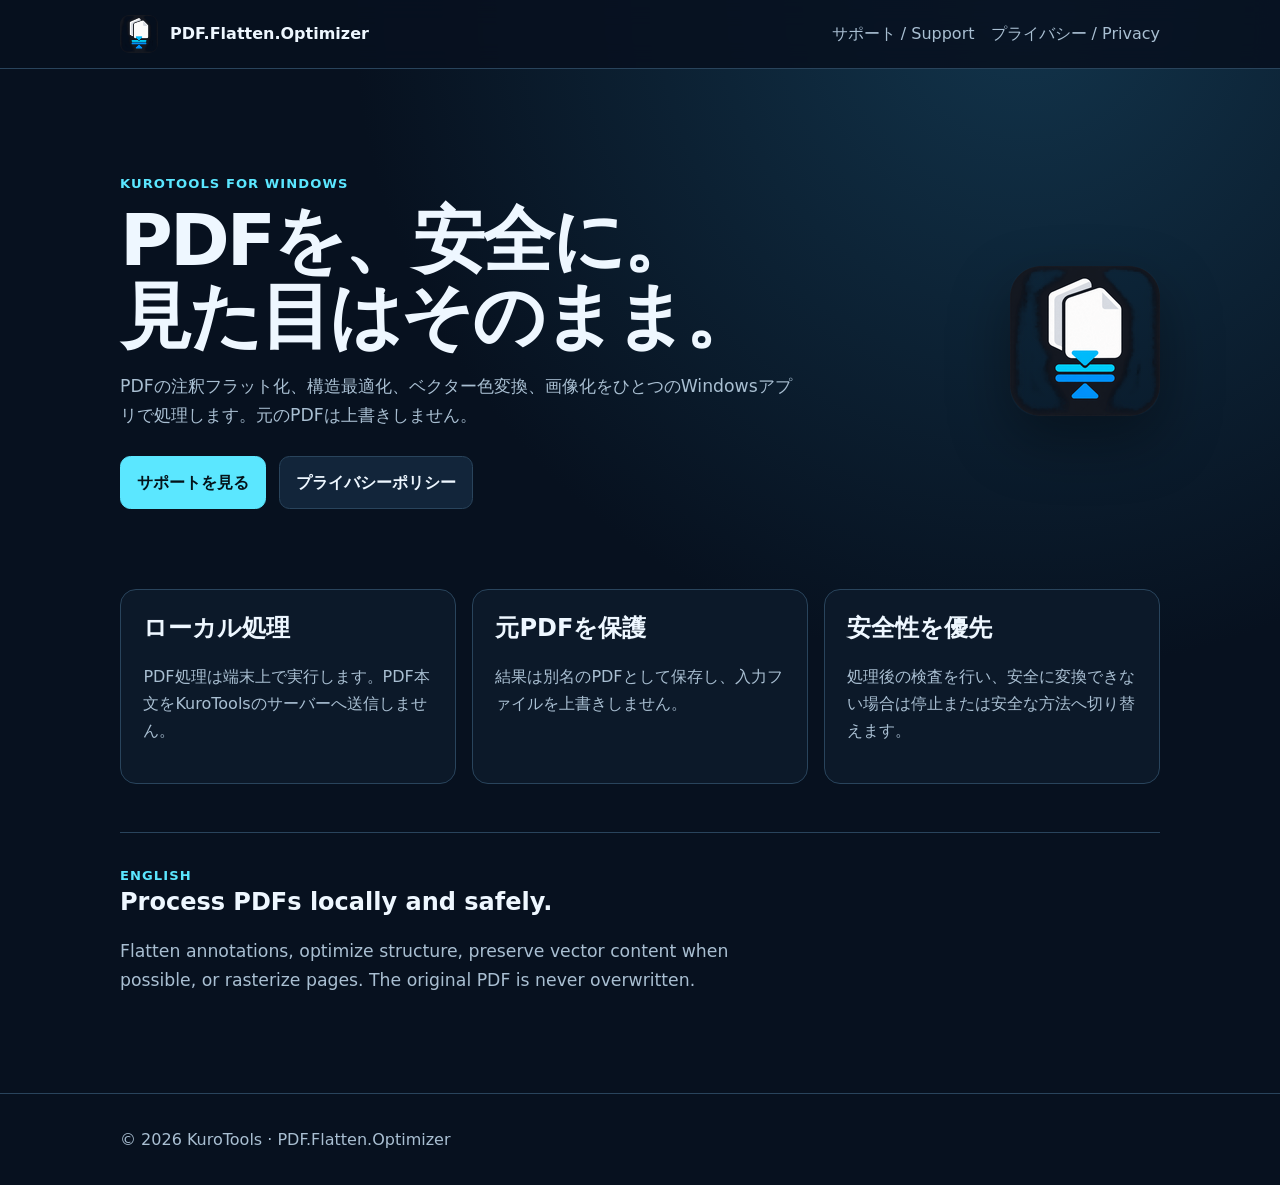
<file: index.html>
<!doctype html>
<html lang="ja" data-repo="kurotools-support">
<head>
  <meta charset="utf-8">
  <meta name="viewport" content="width=device-width, initial-scale=1">
  <meta name="description" content="PDF.Flatten.Optimizer official support by KuroTools">
  <title>PDF.Flatten.Optimizer | KuroTools</title>
  <link rel="icon" href="assets/app-icon.png">
  <link rel="stylesheet" href="assets/styles.css">
</head>
<body>
<header><nav class="wrap"><a class="brand" href="./"><img src="assets/app-icon.png" alt=""><span>PDF.Flatten.Optimizer</span></a><div class="nav-links"><a href="support/">サポート / Support</a><a href="privacy/">プライバシー / Privacy</a></div></nav></header>
<main class="wrap">
  <section class="hero"><div><div class="eyebrow">KuroTools for Windows</div><h1>PDFを、安全に。<br>見た目はそのまま。</h1><p class="lead">PDFの注釈フラット化、構造最適化、ベクター色変換、画像化をひとつのWindowsアプリで処理します。元のPDFは上書きしません。</p><div class="buttons"><a class="button primary" href="support/">サポートを見る</a><a class="button" href="privacy/">プライバシーポリシー</a></div></div><img src="assets/app-icon.png" alt="PDF.Flatten.Optimizer app icon"></section>
  <section class="grid"><article class="card"><h2>ローカル処理</h2><p>PDF処理は端末上で実行します。PDF本文をKuroToolsのサーバーへ送信しません。</p></article><article class="card"><h2>元PDFを保護</h2><p>結果は別名のPDFとして保存し、入力ファイルを上書きしません。</p></article><article class="card"><h2>安全性を優先</h2><p>処理後の検査を行い、安全に変換できない場合は停止または安全な方法へ切り替えます。</p></article></section>
  <section class="lang"><div class="eyebrow">English</div><h2>Process PDFs locally and safely.</h2><p class="lead">Flatten annotations, optimize structure, preserve vector content when possible, or rasterize pages. The original PDF is never overwritten.</p></section>
</main>
<footer><div class="wrap">© <span data-year></span> KuroTools · PDF.Flatten.Optimizer</div></footer>
<script src="assets/site.js"></script>
</body></html>
</file>
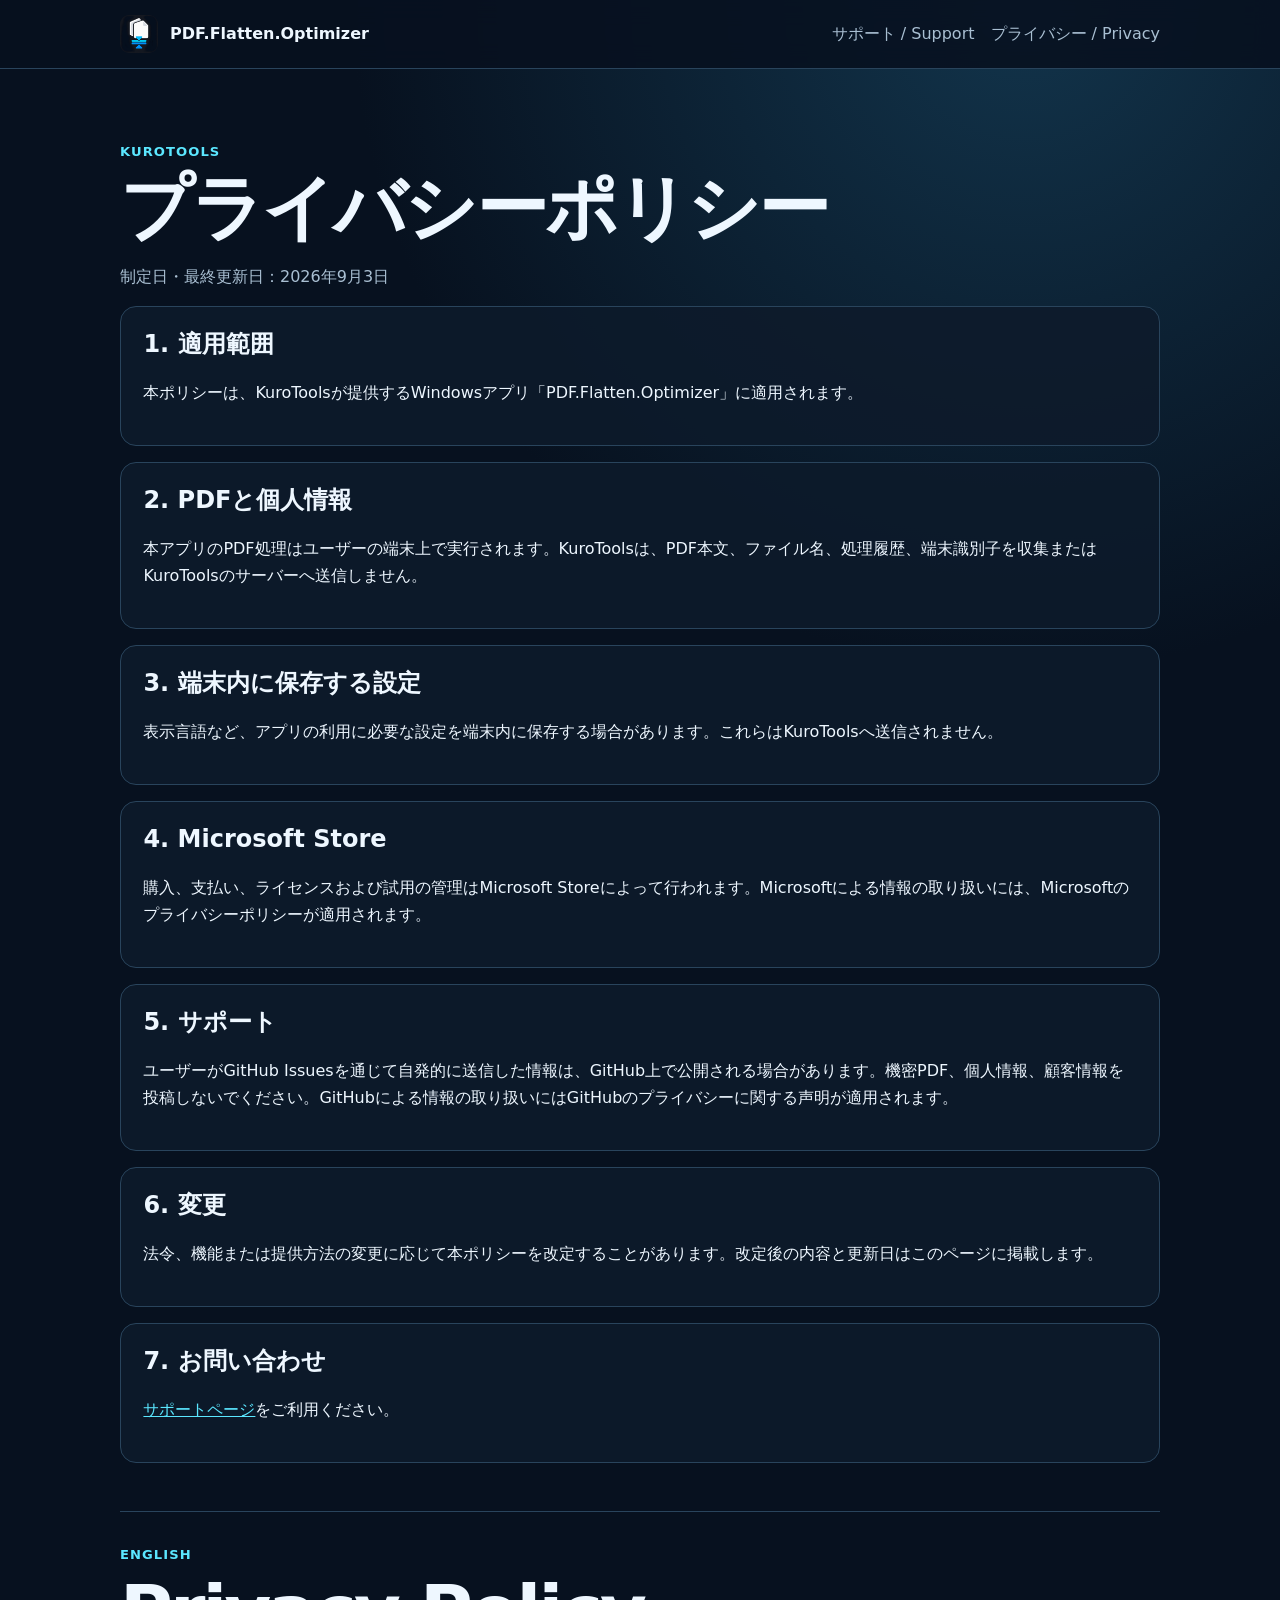
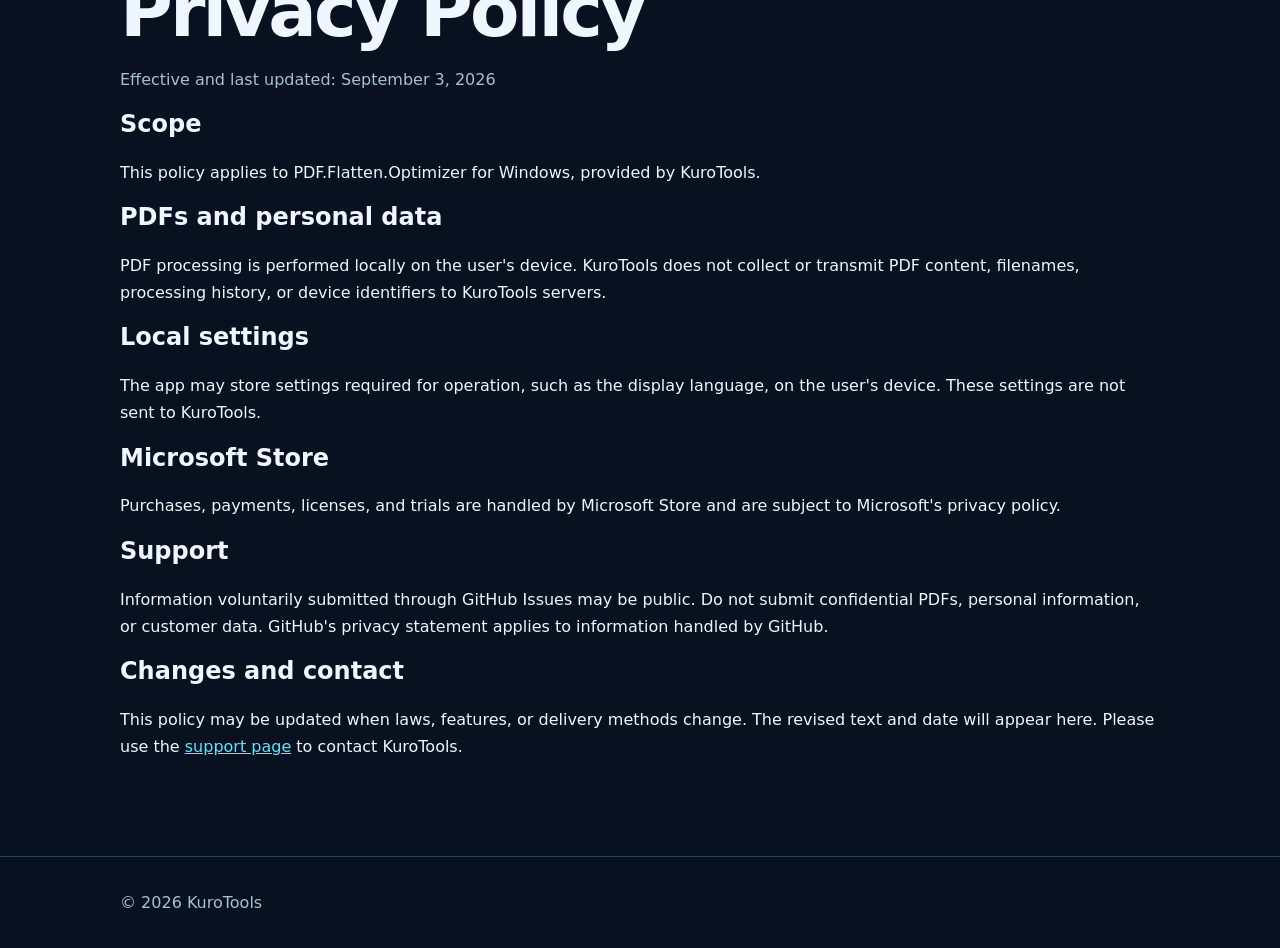
<file: privacy/index.html>
<!doctype html>
<html lang="ja">
<head><meta charset="utf-8"><meta name="viewport" content="width=device-width, initial-scale=1"><meta name="description" content="PDF.Flatten.Optimizer privacy policy"><title>Privacy Policy | PDF.Flatten.Optimizer</title><link rel="icon" href="../assets/app-icon.png"><link rel="stylesheet" href="../assets/styles.css"></head>
<body><header><nav class="wrap"><a class="brand" href="../"><img src="../assets/app-icon.png" alt=""><span>PDF.Flatten.Optimizer</span></a><div class="nav-links"><a href="../support/">サポート / Support</a><a href="./">プライバシー / Privacy</a></div></nav></header>
<main class="wrap"><div class="eyebrow">KuroTools</div><h1>プライバシーポリシー</h1><p class="muted">制定日・最終更新日：2026年9月3日</p>
<section class="section"><h2>1. 適用範囲</h2><p>本ポリシーは、KuroToolsが提供するWindowsアプリ「PDF.Flatten.Optimizer」に適用されます。</p></section>
<section class="section"><h2>2. PDFと個人情報</h2><p>本アプリのPDF処理はユーザーの端末上で実行されます。KuroToolsは、PDF本文、ファイル名、処理履歴、端末識別子を収集またはKuroToolsのサーバーへ送信しません。</p></section>
<section class="section"><h2>3. 端末内に保存する設定</h2><p>表示言語など、アプリの利用に必要な設定を端末内に保存する場合があります。これらはKuroToolsへ送信されません。</p></section>
<section class="section"><h2>4. Microsoft Store</h2><p>購入、支払い、ライセンスおよび試用の管理はMicrosoft Storeによって行われます。Microsoftによる情報の取り扱いには、Microsoftのプライバシーポリシーが適用されます。</p></section>
<section class="section"><h2>5. サポート</h2><p>ユーザーがGitHub Issuesを通じて自発的に送信した情報は、GitHub上で公開される場合があります。機密PDF、個人情報、顧客情報を投稿しないでください。GitHubによる情報の取り扱いにはGitHubのプライバシーに関する声明が適用されます。</p></section>
<section class="section"><h2>6. 変更</h2><p>法令、機能または提供方法の変更に応じて本ポリシーを改定することがあります。改定後の内容と更新日はこのページに掲載します。</p></section>
<section class="section"><h2>7. お問い合わせ</h2><p><a href="../support/">サポートページ</a>をご利用ください。</p></section>
<section class="lang"><div class="eyebrow">English</div><h1>Privacy Policy</h1><p class="muted">Effective and last updated: September 3, 2026</p><h2>Scope</h2><p>This policy applies to PDF.Flatten.Optimizer for Windows, provided by KuroTools.</p><h2>PDFs and personal data</h2><p>PDF processing is performed locally on the user's device. KuroTools does not collect or transmit PDF content, filenames, processing history, or device identifiers to KuroTools servers.</p><h2>Local settings</h2><p>The app may store settings required for operation, such as the display language, on the user's device. These settings are not sent to KuroTools.</p><h2>Microsoft Store</h2><p>Purchases, payments, licenses, and trials are handled by Microsoft Store and are subject to Microsoft's privacy policy.</p><h2>Support</h2><p>Information voluntarily submitted through GitHub Issues may be public. Do not submit confidential PDFs, personal information, or customer data. GitHub's privacy statement applies to information handled by GitHub.</p><h2>Changes and contact</h2><p>This policy may be updated when laws, features, or delivery methods change. The revised text and date will appear here. Please use the <a href="../support/">support page</a> to contact KuroTools.</p></section>
</main><footer><div class="wrap">© <span data-year></span> KuroTools</div></footer><script src="../assets/site.js"></script></body></html>
</file>
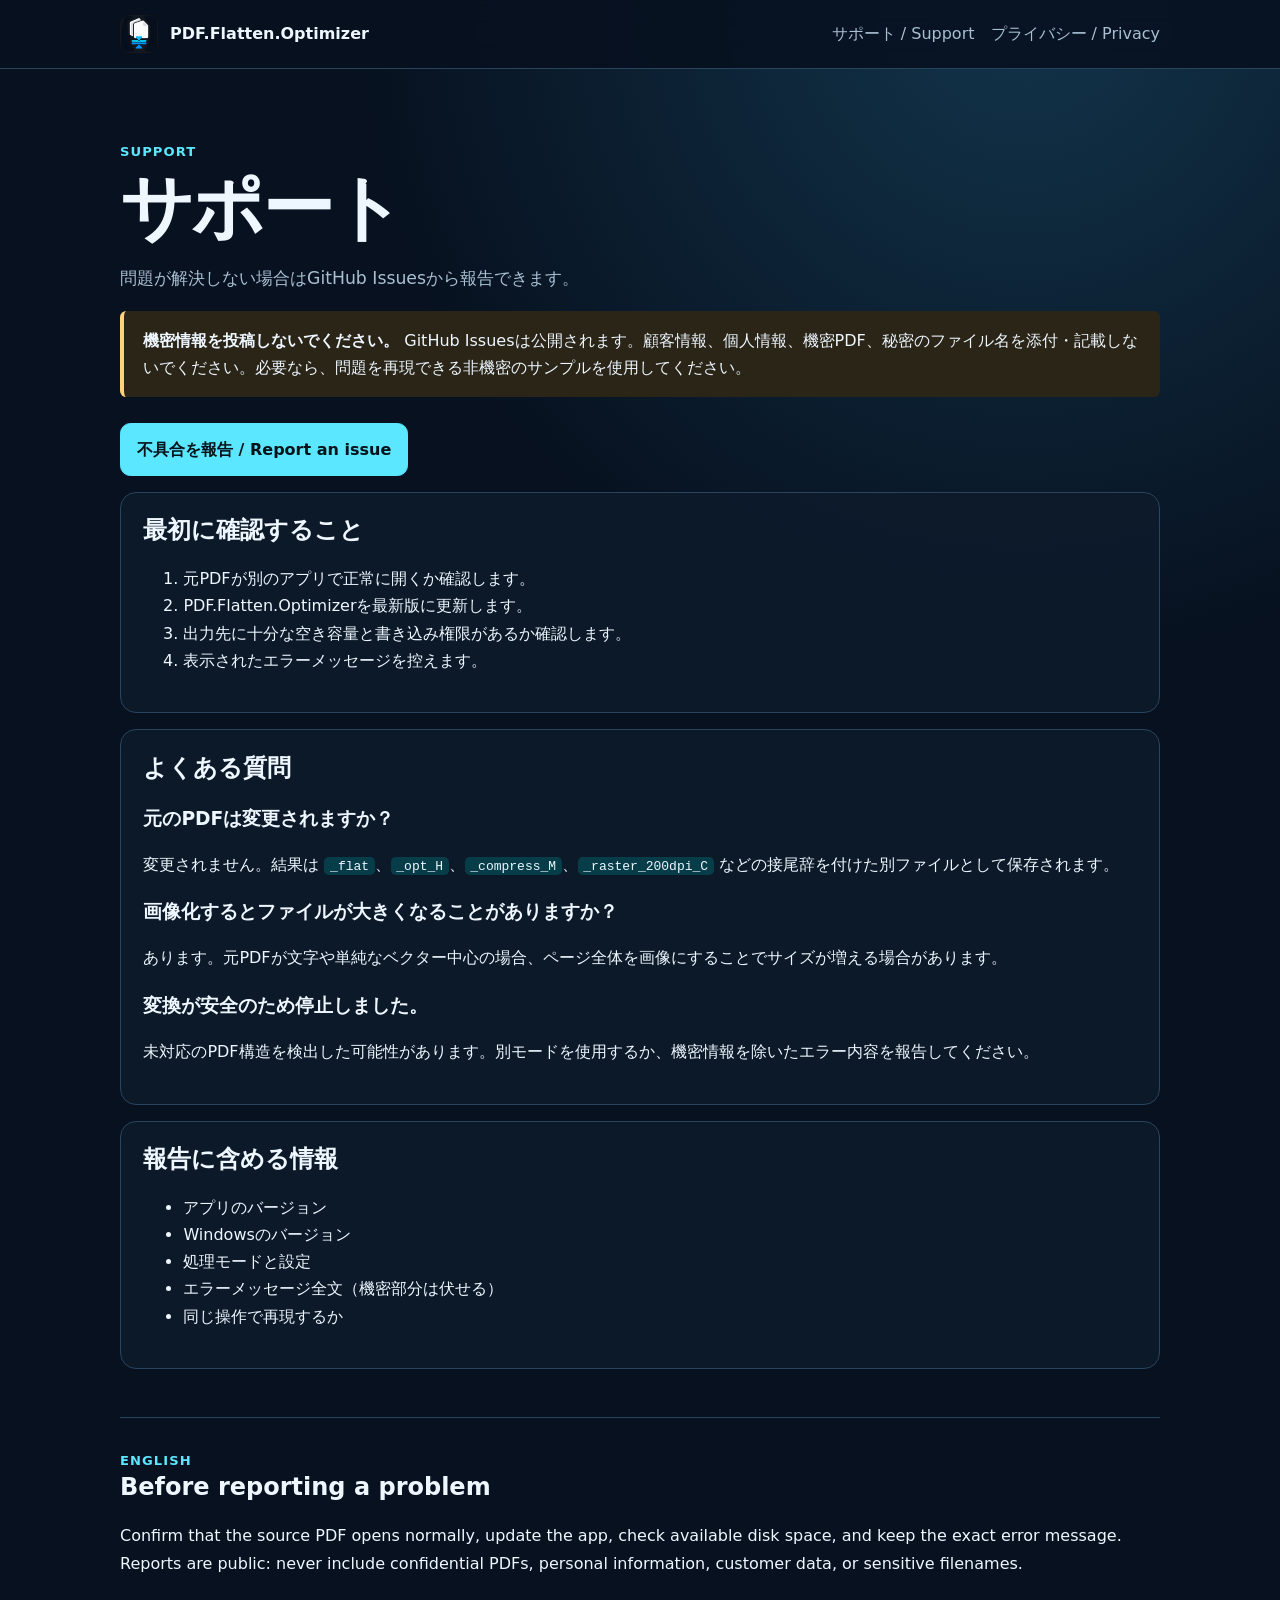
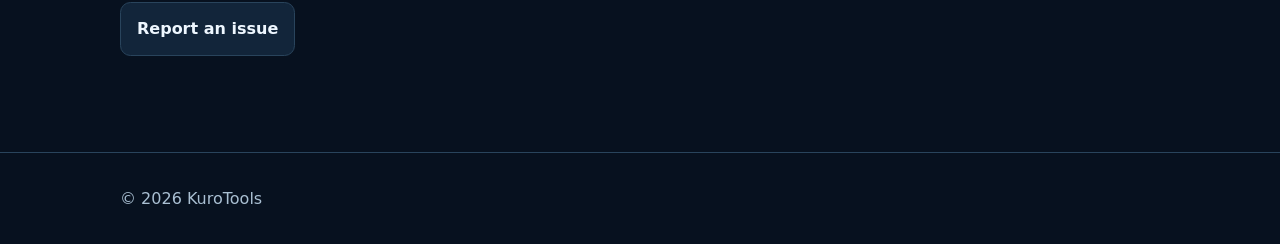
<file: support/index.html>
<!doctype html>
<html lang="ja" data-repo="kurotools-support">
<head><meta charset="utf-8"><meta name="viewport" content="width=device-width, initial-scale=1"><meta name="description" content="PDF.Flatten.Optimizer support"><title>Support | PDF.Flatten.Optimizer</title><link rel="icon" href="../assets/app-icon.png"><link rel="stylesheet" href="../assets/styles.css"></head>
<body><header><nav class="wrap"><a class="brand" href="../"><img src="../assets/app-icon.png" alt=""><span>PDF.Flatten.Optimizer</span></a><div class="nav-links"><a href="./">サポート / Support</a><a href="../privacy/">プライバシー / Privacy</a></div></nav></header>
<main class="wrap"><div class="eyebrow">Support</div><h1>サポート</h1><p class="lead">問題が解決しない場合はGitHub Issuesから報告できます。</p>
<div class="notice"><strong>機密情報を投稿しないでください。</strong> GitHub Issuesは公開されます。顧客情報、個人情報、機密PDF、秘密のファイル名を添付・記載しないでください。必要なら、問題を再現できる非機密のサンプルを使用してください。</div>
<div class="buttons"><a class="button primary" data-issue-link href="#reporting">不具合を報告 / Report an issue</a></div>
<section class="section"><h2>最初に確認すること</h2><ol><li>元PDFが別のアプリで正常に開くか確認します。</li><li>PDF.Flatten.Optimizerを最新版に更新します。</li><li>出力先に十分な空き容量と書き込み権限があるか確認します。</li><li>表示されたエラーメッセージを控えます。</li></ol></section>
<section class="section"><h2>よくある質問</h2><h3>元のPDFは変更されますか？</h3><p>変更されません。結果は <code>_flat</code>、<code>_opt_H</code>、<code>_compress_M</code>、<code>_raster_200dpi_C</code> などの接尾辞を付けた別ファイルとして保存されます。</p><h3>画像化するとファイルが大きくなることがありますか？</h3><p>あります。元PDFが文字や単純なベクター中心の場合、ページ全体を画像にすることでサイズが増える場合があります。</p><h3>変換が安全のため停止しました。</h3><p>未対応のPDF構造を検出した可能性があります。別モードを使用するか、機密情報を除いたエラー内容を報告してください。</p></section>
<section class="section" id="reporting"><h2>報告に含める情報</h2><ul><li>アプリのバージョン</li><li>Windowsのバージョン</li><li>処理モードと設定</li><li>エラーメッセージ全文（機密部分は伏せる）</li><li>同じ操作で再現するか</li></ul></section>
<section class="lang"><div class="eyebrow">English</div><h2>Before reporting a problem</h2><p>Confirm that the source PDF opens normally, update the app, check available disk space, and keep the exact error message. Reports are public: never include confidential PDFs, personal information, customer data, or sensitive filenames.</p><div class="buttons"><a class="button" data-issue-link href="#reporting">Report an issue</a></div></section>
</main><footer><div class="wrap">© <span data-year></span> KuroTools</div></footer><script src="../assets/site.js"></script></body></html>
</file>
<file: assets/styles.css>
:root {
  color-scheme: light dark;
  --bg: #07111f;
  --panel: #0d1b2b;
  --panel-2: #12253a;
  --text: #eef7ff;
  --muted: #a9bfd2;
  --cyan: #5be7ff;
  --cyan-dark: #063d49;
  --line: #29445c;
  --warning: #ffd479;
  font-family: "Segoe UI", system-ui, -apple-system, sans-serif;
}
* { box-sizing: border-box; }
html { scroll-behavior: smooth; }
body { margin: 0; background: radial-gradient(circle at 80% 0, #12344b 0, var(--bg) 42rem); color: var(--text); line-height: 1.7; }
a { color: var(--cyan); }
.wrap { width: min(1040px, calc(100% - 2rem)); margin-inline: auto; }
header { border-bottom: 1px solid var(--line); background: rgb(7 17 31 / 88%); backdrop-filter: blur(12px); position: sticky; top: 0; z-index: 5; }
nav { min-height: 68px; display: flex; align-items: center; justify-content: space-between; gap: 1rem; }
.brand { display: flex; align-items: center; gap: .75rem; color: var(--text); text-decoration: none; font-weight: 700; }
.brand img { width: 38px; height: 38px; border-radius: 9px; }
.nav-links { display: flex; gap: 1rem; flex-wrap: wrap; }
.nav-links a { color: var(--muted); text-decoration: none; }
.nav-links a:hover { color: var(--text); }
main { padding: 4.5rem 0 5rem; }
.hero { padding: 2rem 0 3rem; display: grid; grid-template-columns: 1fr auto; gap: 3rem; align-items: center; }
.hero img { width: 150px; height: 150px; border-radius: 28px; box-shadow: 0 24px 60px rgb(0 0 0 / 35%); }
.eyebrow { color: var(--cyan); font-weight: 700; letter-spacing: .08em; text-transform: uppercase; font-size: .82rem; }
h1 { font-size: clamp(2.1rem, 7vw, 4.5rem); line-height: 1.05; margin: .5rem 0 1rem; letter-spacing: -.04em; }
h2 { margin-top: 0; line-height: 1.25; }
h3 { margin-bottom: .35rem; }
.lead { max-width: 680px; color: var(--muted); font-size: 1.08rem; }
.buttons { display: flex; gap: .8rem; flex-wrap: wrap; margin-top: 1.6rem; }
.button { display: inline-block; padding: .75rem 1rem; border-radius: .65rem; text-decoration: none; font-weight: 700; border: 1px solid var(--line); color: var(--text); background: var(--panel-2); }
.button.primary { background: var(--cyan); border-color: var(--cyan); color: #04131a; }
.grid { display: grid; grid-template-columns: repeat(3, 1fr); gap: 1rem; margin: 2rem 0; }
.card, .section { background: rgb(13 27 43 / 85%); border: 1px solid var(--line); border-radius: 1rem; padding: 1.4rem; }
.section { margin: 1rem 0; }
.card p, .muted { color: var(--muted); }
.notice { border-left: 4px solid var(--warning); background: #2a2517; padding: 1rem 1.2rem; border-radius: .4rem; }
.lang { margin: 3rem 0 1rem; padding-top: 2rem; border-top: 1px solid var(--line); }
code { background: var(--cyan-dark); padding: .12rem .35rem; border-radius: .3rem; }
footer { border-top: 1px solid var(--line); color: var(--muted); padding: 2rem 0; }
@media (max-width: 760px) {
  .hero { grid-template-columns: 1fr; }
  .hero img { order: -1; width: 92px; height: 92px; border-radius: 20px; }
  .grid { grid-template-columns: 1fr; }
  nav { align-items: flex-start; padding: .8rem 0; flex-direction: column; }
}
@media (prefers-reduced-motion: reduce) { html { scroll-behavior: auto; } }
</file>
